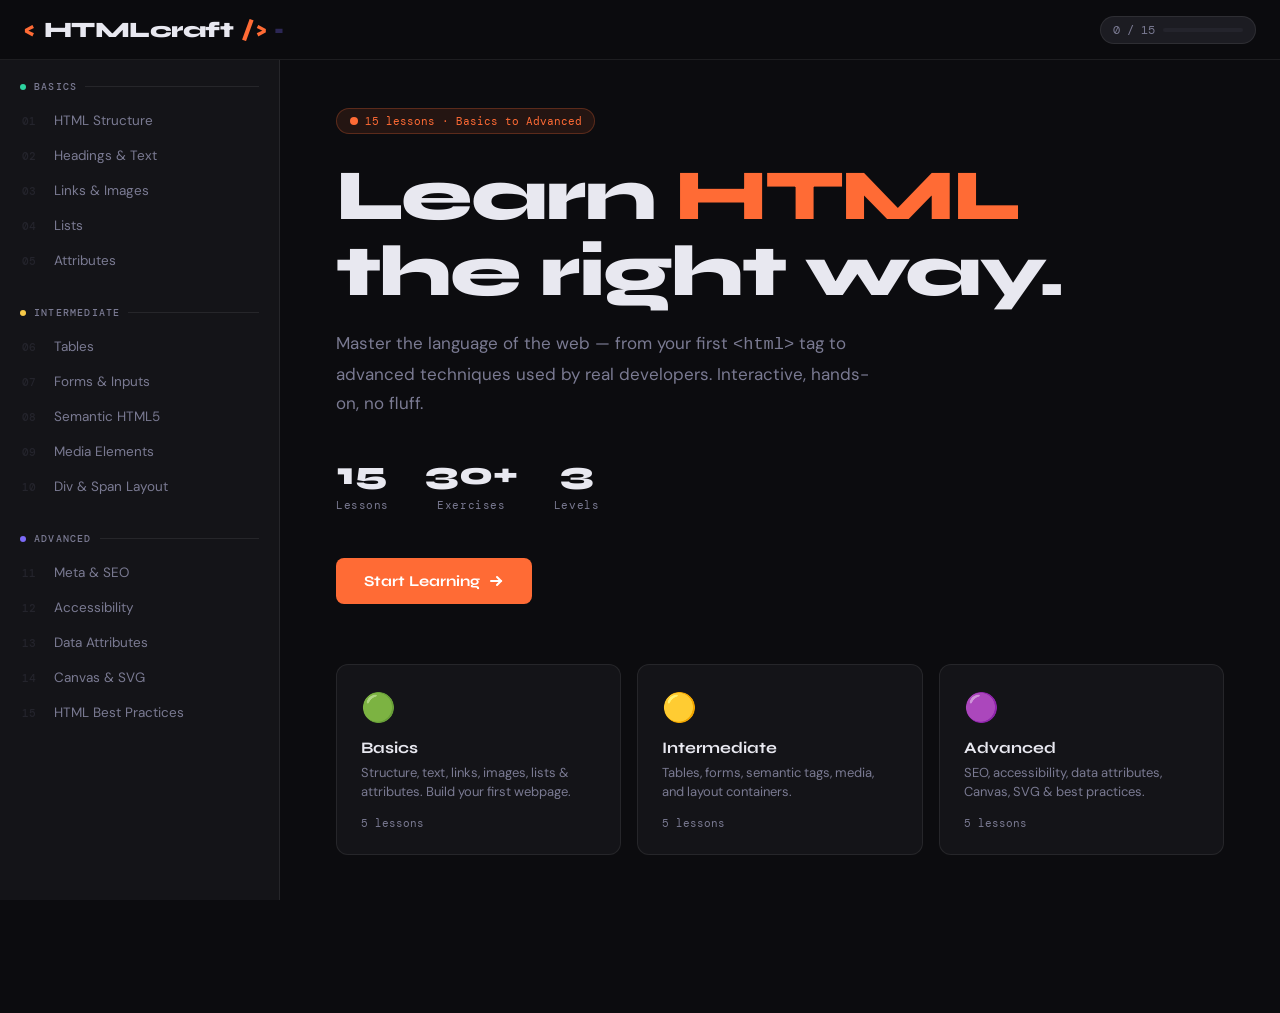
<file: index.html>
<!DOCTYPE html>
<html lang="en">
<head>
<meta charset="UTF-8">
<meta name="viewport" content="width=device-width, initial-scale=1.0">
<title>HTMLcraft — Learn HTML from Zero to Hero</title>
<link href="https://fonts.googleapis.com/css2?family=DM+Mono:ital,wght@0,300;0,400;0,500;1,300&family=Syne:wght@400;500;600;700;800&family=DM+Sans:ital,wght@0,300;0,400;0,500;1,400&display=swap" rel="stylesheet">
<script defer src="https://cdn.vercel-insights.com/v1/script.js"></script>
<style>
:root {
  --bg: #0c0c0f;
  --surface: #141418;
  --surface2: #1c1c22;
  --surface3: #24242c;
  --border: rgba(255,255,255,0.08);
  --border2: rgba(255,255,255,0.14);
  --text: #e8e8f0;
  --muted: #7a7a92;
  --accent: #ff6b35;
  --accent2: #7c6af7;
  --accent3: #2dd4a0;
  --warn: #f7c948;
  --font-head: 'Syne', sans-serif;
  --font-body: 'DM Sans', sans-serif;
  --font-mono: 'DM Mono', monospace;
  --sidebar-w: 280px;
  --topbar-h: 60px;
}

*, *::before, *::after { box-sizing: border-box; margin: 0; padding: 0; }

html { scroll-behavior: smooth; }

body {
  font-family: var(--font-body);
  background: var(--bg);
  color: var(--text);
  min-height: 100vh;
  overflow-x: hidden;
}

/* ── TOPBAR ── */
.topbar {
  position: fixed; top: 0; left: 0; right: 0; z-index: 100;
  height: var(--topbar-h);
  background: rgba(12,12,15,0.9);
  backdrop-filter: blur(16px);
  border-bottom: 1px solid var(--border);
  display: flex; align-items: center; padding: 0 24px;
  gap: 20px;
}
.logo {
  font-family: var(--font-head);
  font-size: 22px;
  font-weight: 800;
  letter-spacing: -0.5px;
  display: flex; align-items: center; gap: 8px;
}
.logo-bracket { color: var(--accent); }
.logo-text { color: var(--text); }
.logo-dot { color: var(--accent2); font-size: 28px; line-height: 1; }
.topbar-right { margin-left: auto; display: flex; align-items: center; gap: 16px; }
.progress-pill {
  font-family: var(--font-mono); font-size: 12px;
  color: var(--muted);
  background: var(--surface2);
  border: 1px solid var(--border);
  padding: 5px 12px;
  border-radius: 20px;
  display: flex; align-items: center; gap: 8px;
}
.progress-bar-wrap { width: 80px; height: 4px; background: var(--surface3); border-radius: 2px; overflow: hidden; }
.progress-bar-fill { height: 100%; background: linear-gradient(90deg, var(--accent2), var(--accent3)); border-radius: 2px; transition: width 0.4s ease; }
.hamburger { display: none; background: none; border: none; color: var(--text); cursor: pointer; padding: 6px; }

/* ── LAYOUT ── */
.layout {
  display: flex;
  padding-top: var(--topbar-h);
  min-height: 100vh;
}

/* ── SIDEBAR ── */
.sidebar {
  position: fixed;
  top: var(--topbar-h);
  left: 0;
  width: var(--sidebar-w);
  height: calc(100vh - var(--topbar-h));
  background: var(--surface);
  border-right: 1px solid var(--border);
  overflow-y: auto;
  z-index: 50;
  transition: transform 0.3s ease;
}
.sidebar::-webkit-scrollbar { width: 4px; }
.sidebar::-webkit-scrollbar-track { background: transparent; }
.sidebar::-webkit-scrollbar-thumb { background: var(--surface3); border-radius: 2px; }

.sidebar-section { padding: 20px 0 8px; }
.sidebar-label {
  font-family: var(--font-mono);
  font-size: 10px;
  font-weight: 500;
  letter-spacing: 0.12em;
  text-transform: uppercase;
  color: var(--muted);
  padding: 0 20px 10px;
  display: flex; align-items: center; gap: 8px;
}
.sidebar-label::after {
  content: '';
  flex: 1;
  height: 1px;
  background: var(--border);
}
.level-dot {
  width: 6px; height: 6px; border-radius: 50%; flex-shrink: 0;
}
.level-basics .level-dot { background: var(--accent3); }
.level-intermediate .level-dot { background: var(--warn); }
.level-advanced .level-dot { background: var(--accent2); }

.nav-item {
  display: flex; align-items: center; gap: 10px;
  padding: 9px 20px;
  cursor: pointer;
  font-size: 13.5px;
  color: var(--muted);
  transition: all 0.15s;
  border-left: 2px solid transparent;
  user-select: none;
}
.nav-item:hover { color: var(--text); background: var(--surface2); }
.nav-item.active { color: var(--text); border-left-color: var(--accent); background: rgba(255,107,53,0.06); }
.nav-item.done .nav-num { color: var(--accent3); }
.nav-num {
  font-family: var(--font-mono);
  font-size: 11px;
  color: var(--surface3);
  min-width: 22px;
  font-weight: 500;
}
.nav-check { margin-left: auto; color: var(--accent3); font-size: 12px; opacity: 0; transition: opacity 0.2s; }
.nav-item.done .nav-check { opacity: 1; }

/* ── MAIN ── */
.main {
  margin-left: var(--sidebar-w);
  flex: 1;
  padding: 48px 56px 80px;
  max-width: calc(100% - var(--sidebar-w));
}

/* ── HERO ── */
.hero {
  display: none;
  padding: 60px 0 80px;
  animation: fadeUp 0.5s ease;
}
.hero.visible { display: block; }
.hero-badge {
  display: inline-flex; align-items: center; gap: 6px;
  font-family: var(--font-mono); font-size: 11px;
  color: var(--accent);
  background: rgba(255,107,53,0.1);
  border: 1px solid rgba(255,107,53,0.25);
  border-radius: 20px;
  padding: 5px 12px;
  margin-bottom: 24px;
}
.hero h1 {
  font-family: var(--font-head);
  font-size: clamp(40px, 6vw, 72px);
  font-weight: 800;
  line-height: 1.05;
  letter-spacing: -2px;
  margin-bottom: 20px;
}
.hero h1 span { color: var(--accent); }
.hero p {
  font-size: 17px;
  color: var(--muted);
  line-height: 1.7;
  max-width: 540px;
  margin-bottom: 36px;
}
.hero-stats {
  display: flex; gap: 36px; margin-bottom: 44px;
}
.stat { text-align: center; }
.stat-num {
  font-family: var(--font-head);
  font-size: 32px;
  font-weight: 800;
  color: var(--text);
  display: block;
}
.stat-label {
  font-family: var(--font-mono);
  font-size: 11px;
  color: var(--muted);
  letter-spacing: 0.05em;
}
.start-btn {
  display: inline-flex; align-items: center; gap: 8px;
  background: var(--accent);
  color: white;
  font-family: var(--font-head);
  font-weight: 700;
  font-size: 15px;
  padding: 14px 28px;
  border-radius: 8px;
  border: none;
  cursor: pointer;
  transition: all 0.2s;
  text-decoration: none;
}
.start-btn:hover { background: #ff8555; transform: translateY(-1px); }
.start-btn svg { transition: transform 0.2s; }
.start-btn:hover svg { transform: translateX(3px); }

.path-cards {
  display: grid;
  grid-template-columns: repeat(3, 1fr);
  gap: 16px;
  margin-top: 60px;
}
.path-card {
  background: var(--surface);
  border: 1px solid var(--border);
  border-radius: 12px;
  padding: 24px;
  transition: border-color 0.2s, transform 0.2s;
  cursor: pointer;
}
.path-card:hover { border-color: var(--border2); transform: translateY(-2px); }
.path-icon { font-size: 28px; margin-bottom: 12px; }
.path-title { font-family: var(--font-head); font-size: 16px; font-weight: 700; margin-bottom: 6px; }
.path-desc { font-size: 13px; color: var(--muted); line-height: 1.5; }
.path-count { font-family: var(--font-mono); font-size: 11px; color: var(--muted); margin-top: 14px; }

/* ── LESSON VIEW ── */
.lesson-view { display: none; animation: fadeUp 0.4s ease; }
.lesson-view.visible { display: block; }

.lesson-header { margin-bottom: 36px; }
.lesson-meta {
  display: flex; align-items: center; gap: 10px; margin-bottom: 14px;
}
.level-badge {
  font-family: var(--font-mono); font-size: 11px;
  padding: 4px 10px; border-radius: 20px;
  letter-spacing: 0.05em;
}
.badge-basics { background: rgba(45,212,160,0.12); color: var(--accent3); border: 1px solid rgba(45,212,160,0.2); }
.badge-intermediate { background: rgba(247,201,72,0.12); color: var(--warn); border: 1px solid rgba(247,201,72,0.2); }
.badge-advanced { background: rgba(124,106,247,0.12); color: var(--accent2); border: 1px solid rgba(124,106,247,0.2); }
.lesson-num-tag {
  font-family: var(--font-mono); font-size: 11px;
  color: var(--muted);
}
.lesson-title {
  font-family: var(--font-head);
  font-size: clamp(28px, 4vw, 44px);
  font-weight: 800;
  letter-spacing: -1px;
  line-height: 1.1;
  margin-bottom: 14px;
}
.lesson-intro {
  font-size: 16px;
  color: var(--muted);
  line-height: 1.75;
  max-width: 620px;
  border-left: 3px solid var(--accent);
  padding-left: 16px;
}

/* ── CONTENT BLOCKS ── */
.section-block { margin: 36px 0; }
.section-block h2 {
  font-family: var(--font-head);
  font-size: 20px;
  font-weight: 700;
  margin-bottom: 14px;
  display: flex; align-items: center; gap: 10px;
}
.section-block h2::before {
  content: '';
  display: inline-block;
  width: 4px; height: 18px;
  background: var(--accent2);
  border-radius: 2px;
}
.section-block p {
  font-size: 15px;
  color: #b8b8cc;
  line-height: 1.8;
  margin-bottom: 12px;
}
.section-block strong { color: var(--text); font-weight: 500; }
.section-block code {
  font-family: var(--font-mono);
  font-size: 13px;
  background: var(--surface2);
  border: 1px solid var(--border);
  border-radius: 4px;
  padding: 2px 6px;
  color: var(--accent);
}

/* ── CONCEPT GRID ── */
.concept-grid {
  display: grid;
  grid-template-columns: repeat(auto-fit, minmax(200px, 1fr));
  gap: 12px;
  margin: 16px 0;
}
.concept-card {
  background: var(--surface2);
  border: 1px solid var(--border);
  border-radius: 10px;
  padding: 16px;
}
.concept-card h4 {
  font-family: var(--font-mono);
  font-size: 13px;
  color: var(--accent);
  margin-bottom: 6px;
}
.concept-card p {
  font-size: 13px;
  color: var(--muted);
  line-height: 1.5;
  margin: 0;
}

/* ── CODE EDITOR ── */
.editor-block {
  margin: 28px 0;
  border: 1px solid var(--border);
  border-radius: 12px;
  overflow: hidden;
  background: var(--surface);
}
.editor-topbar {
  display: flex; align-items: center; gap: 10px;
  padding: 12px 16px;
  background: var(--surface2);
  border-bottom: 1px solid var(--border);
}
.editor-dots { display: flex; gap: 6px; }
.editor-dot { width: 10px; height: 10px; border-radius: 50%; }
.dot-r { background: #ff5f57; }
.dot-y { background: #ffbd2e; }
.dot-g { background: #28c840; }
.editor-label {
  font-family: var(--font-mono); font-size: 11px;
  color: var(--muted); flex: 1; text-align: center;
}
.run-code-btn {
  display: flex; align-items: center; gap: 5px;
  font-family: var(--font-mono); font-size: 11px;
  color: var(--accent3);
  background: rgba(45,212,160,0.1);
  border: 1px solid rgba(45,212,160,0.2);
  border-radius: 5px;
  padding: 4px 10px;
  cursor: pointer;
  transition: all 0.15s;
}
.run-code-btn:hover { background: rgba(45,212,160,0.18); }
.editor-body {
  display: grid;
  grid-template-columns: 1fr 1fr;
}
.editor-pane {
  position: relative;
}
.editor-pane:first-child {
  border-right: 1px solid var(--border);
}
.pane-label {
  font-family: var(--font-mono); font-size: 10px;
  color: var(--muted); letter-spacing: 0.08em;
  padding: 8px 14px 4px;
  background: var(--surface);
}
.code-area {
  width: 100%;
  min-height: 180px;
  font-family: var(--font-mono);
  font-size: 13px;
  line-height: 1.65;
  color: var(--text);
  background: var(--surface);
  border: none;
  padding: 12px 14px 14px;
  resize: vertical;
  outline: none;
  tab-size: 2;
}
.preview-frame {
  width: 100%;
  min-height: 180px;
  border: none;
  background: white;
}

/* ── TIPS ── */
.tip-block {
  display: flex; gap: 14px;
  background: rgba(124,106,247,0.07);
  border: 1px solid rgba(124,106,247,0.18);
  border-radius: 10px;
  padding: 16px 20px;
  margin: 20px 0;
}
.tip-icon { font-size: 18px; flex-shrink: 0; margin-top: 1px; }
.tip-block p { color: #a0a0c0; font-size: 14px; margin: 0; line-height: 1.6; }
.tip-block strong { color: var(--accent2); }

.warn-block {
  display: flex; gap: 14px;
  background: rgba(247,201,72,0.06);
  border: 1px solid rgba(247,201,72,0.18);
  border-radius: 10px;
  padding: 16px 20px;
  margin: 20px 0;
}
.warn-block p { color: #b8a870; font-size: 14px; margin: 0; line-height: 1.6; }

/* ── TAG REFERENCE ── */
.tag-table {
  width: 100%;
  border-collapse: collapse;
  font-size: 13.5px;
  margin: 16px 0;
}
.tag-table th {
  font-family: var(--font-mono);
  font-size: 11px;
  color: var(--muted);
  text-align: left;
  padding: 8px 14px;
  background: var(--surface2);
  border-bottom: 1px solid var(--border);
  letter-spacing: 0.06em;
}
.tag-table td {
  padding: 10px 14px;
  border-bottom: 1px solid var(--border);
  color: var(--muted);
  vertical-align: top;
}
.tag-table tr:last-child td { border-bottom: none; }
.tag-table tr:hover td { background: var(--surface2); }
.tag-table td:first-child {
  font-family: var(--font-mono);
  font-size: 13px;
  color: var(--accent);
  white-space: nowrap;
}
.tag-table td:last-child { color: #8888aa; font-size: 13px; }

/* ── LESSON NAV ── */
.lesson-nav {
  display: flex;
  align-items: center;
  justify-content: space-between;
  margin-top: 52px;
  padding-top: 28px;
  border-top: 1px solid var(--border);
}
.nav-btn {
  display: flex; align-items: center; gap: 8px;
  font-family: var(--font-head);
  font-size: 14px;
  font-weight: 600;
  color: var(--muted);
  background: var(--surface);
  border: 1px solid var(--border);
  border-radius: 8px;
  padding: 10px 18px;
  cursor: pointer;
  transition: all 0.2s;
  text-decoration: none;
}
.nav-btn:hover { color: var(--text); border-color: var(--border2); }
.nav-btn.primary {
  background: var(--accent);
  border-color: var(--accent);
  color: white;
}
.nav-btn.primary:hover { background: #ff8555; border-color: #ff8555; color: white; }
.mark-done-btn {
  display: flex; align-items: center; gap: 6px;
  font-family: var(--font-mono); font-size: 12px;
  color: var(--accent3);
  background: rgba(45,212,160,0.08);
  border: 1px solid rgba(45,212,160,0.2);
  border-radius: 6px;
  padding: 8px 14px;
  cursor: pointer;
  transition: all 0.2s;
}
.mark-done-btn:hover { background: rgba(45,212,160,0.14); }
.mark-done-btn.done { color: var(--muted); background: transparent; border-color: var(--border); }

/* ── ANIMATIONS ── */
@keyframes fadeUp {
  from { opacity: 0; transform: translateY(12px); }
  to { opacity: 1; transform: translateY(0); }
}

/* ── EDITOR TAB SWITCHER (mobile only) ── */
.editor-tabs {
  display: none;
  border-bottom: 1px solid var(--border);
  background: var(--surface2);
}
.editor-tab {
  flex: 1;
  padding: 9px 12px;
  font-family: var(--font-mono);
  font-size: 11px;
  color: var(--muted);
  background: none;
  border: none;
  cursor: pointer;
  letter-spacing: 0.06em;
  transition: all 0.15s;
  border-bottom: 2px solid transparent;
}
.editor-tab.active { color: var(--accent); border-bottom-color: var(--accent); }

/* ── QUIZ BLOCK ── */
.quiz-block {
  background: var(--surface);
  border: 1px solid var(--border);
  border-radius: 12px;
  padding: 24px;
  margin: 28px 0;
}
.quiz-block h3 {
  font-family: var(--font-head);
  font-size: 16px;
  font-weight: 700;
  margin-bottom: 14px;
  display: flex; align-items: center; gap: 8px;
}
.quiz-q {
  font-size: 14px;
  color: var(--muted);
  margin-bottom: 14px;
  line-height: 1.6;
}
.quiz-options { display: flex; flex-direction: column; gap: 8px; }
.quiz-opt {
  display: flex; align-items: center; gap: 10px;
  padding: 10px 14px;
  background: var(--surface2);
  border: 1px solid var(--border);
  border-radius: 7px;
  cursor: pointer;
  font-size: 13.5px;
  color: var(--muted);
  transition: all 0.15s;
  font-family: var(--font-mono);
}
.quiz-opt:hover { border-color: var(--border2); color: var(--text); }
.quiz-opt.correct { border-color: var(--accent3); background: rgba(45,212,160,0.1); color: var(--accent3); }
.quiz-opt.wrong { border-color: #ff5555; background: rgba(255,85,85,0.08); color: #ff5555; }
.quiz-feedback {
  margin-top: 12px;
  font-size: 13px;
  color: var(--muted);
  font-family: var(--font-mono);
  display: none;
}
.quiz-feedback.show { display: block; }

/* ── SIDEBAR OVERLAY (mobile) ── */
.sidebar-overlay {
  display: none;
  position: fixed; inset: 0; z-index: 49;
  background: rgba(0,0,0,0.55);
  backdrop-filter: blur(2px);
  opacity: 0;
  transition: opacity 0.3s ease;
}
.sidebar-overlay.visible { opacity: 1; }

/* ── TABLET (≤1024px) ── */
@media (max-width: 1024px) {
  :root { --sidebar-w: 240px; }
  .main { padding: 40px 36px 72px; }
  .path-cards { grid-template-columns: repeat(2, 1fr); }
  .hero h1 { font-size: 48px; }
}

/* ── TABLET/MOBILE (≤900px) — sidebar becomes drawer ── */
@media (max-width: 900px) {
  .sidebar {
    transform: translateX(-100%);
    width: 280px;
    z-index: 200;
    box-shadow: 4px 0 32px rgba(0,0,0,0.4);
  }
  .sidebar.open { transform: translateX(0); }
  .sidebar-overlay { display: block; }
  .main { margin-left: 0; max-width: 100%; padding: 32px 24px 72px; }
  .hamburger { display: flex; }

  /* Hero */
  .hero { padding: 40px 0 56px; }
  .hero h1 { font-size: 40px; letter-spacing: -1.5px; }
  .hero p { font-size: 15px; }
  .hero-stats { gap: 24px; flex-wrap: wrap; }
  .stat-num { font-size: 26px; }
  .path-cards { grid-template-columns: 1fr; gap: 12px; margin-top: 40px; }

  /* Lesson */
  .lesson-title { font-size: 30px; letter-spacing: -0.8px; }
  .lesson-intro { font-size: 15px; }
  .concept-grid { grid-template-columns: repeat(2, 1fr); }

  /* Editor: stacked with tab switcher */
  .editor-body { grid-template-columns: 1fr; }
  .editor-pane { display: none; }
  .editor-pane.active-pane { display: block; }
  .editor-pane:first-child { border-right: none; border-bottom: 1px solid var(--border); }
  .editor-tabs { display: flex !important; }

  /* Tag table: horizontal scroll */
  .tag-table-wrap { overflow-x: auto; -webkit-overflow-scrolling: touch; }
  .tag-table { min-width: 480px; }

  /* Lesson nav */
  .lesson-nav { flex-wrap: wrap; gap: 10px; }
  .lesson-nav .mark-done-btn { order: 3; width: 100%; justify-content: center; }

  /* Progress pill: hide bar label on small */
  .progress-bar-wrap { display: none; }
}

/* ── MOBILE (≤600px) ── */
@media (max-width: 600px) {
  :root { --topbar-h: 54px; }

  /* Topbar */
  .topbar { padding: 0 14px; gap: 10px; }
  .logo { font-size: 17px; }
  .logo-dot { display: none; }
  .progress-pill { font-size: 11px; padding: 4px 10px; }

  /* Main */
  .main { padding: 24px 16px 64px; }

  /* Hero */
  .hero { padding: 28px 0 44px; }
  .hero-badge { font-size: 10px; padding: 4px 10px; }
  .hero h1 { font-size: 32px; letter-spacing: -1px; margin-bottom: 14px; }
  .hero p { font-size: 14px; margin-bottom: 24px; }
  .hero-stats { gap: 20px; }
  .stat-num { font-size: 22px; }
  .stat-label { font-size: 10px; }
  .start-btn { font-size: 14px; padding: 12px 22px; width: 100%; justify-content: center; }

  /* Lesson */
  .lesson-meta { flex-wrap: wrap; gap: 6px; }
  .lesson-title { font-size: 26px; }
  .lesson-intro { font-size: 14px; }
  .lesson-header { margin-bottom: 24px; }

  /* Content blocks */
  .section-block { margin: 24px 0; }
  .section-block h2 { font-size: 17px; }
  .section-block p { font-size: 14px; }
  .concept-grid { grid-template-columns: 1fr; gap: 8px; }
  .concept-card { padding: 12px; }
  .concept-card h4 { font-size: 12px; }
  .concept-card p { font-size: 12px; }

  /* Tip/warn blocks */
  .tip-block, .warn-block { padding: 12px 14px; gap: 10px; }
  .tip-block p, .warn-block p { font-size: 13px; }

  /* Editor */
  .editor-topbar { padding: 10px 12px; }
  .editor-label { display: none; }
  .code-area { font-size: 12px; min-height: 200px; padding: 10px 12px; }
  .preview-frame { min-height: 200px; }

  /* Quiz */
  .quiz-block { padding: 18px 16px; }
  .quiz-block h3 { font-size: 14px; }
  .quiz-q { font-size: 13px; }
  .quiz-opt { font-size: 12px; padding: 9px 12px; }

  /* Lesson nav */
  .nav-btn { font-size: 13px; padding: 9px 14px; }
  .lesson-nav { margin-top: 36px; gap: 8px; }

  /* Tables */
  .tag-table th, .tag-table td { padding: 7px 10px; font-size: 12px; }

  /* Path cards */
  .path-card { padding: 18px; }
  .path-icon { font-size: 22px; }
  .path-title { font-size: 15px; }
}

/* ── SMALL PHONES (≤380px) ── */
@media (max-width: 380px) {
  .hero h1 { font-size: 28px; }
  .lesson-title { font-size: 22px; }
  .logo-text { display: none; }
  .logo::after { content: 'craft'; color: var(--text); font-family: var(--font-head); font-weight: 800; }
  .hero-stats { justify-content: space-between; width: 100%; }
  .stat { flex: 1; text-align: center; }
  .nav-btn { padding: 8px 10px; font-size: 12px; }
}
</style>
</head>
<body>

<!-- TOPBAR -->
<header class="topbar">
  <button class="hamburger" onclick="toggleSidebar()" aria-label="Toggle menu">
    <svg width="20" height="20" viewBox="0 0 20 20" fill="none" stroke="currentColor" stroke-width="1.8" stroke-linecap="round">
      <line x1="3" y1="6" x2="17" y2="6"/><line x1="3" y1="10" x2="17" y2="10"/><line x1="3" y1="14" x2="17" y2="14"/>
    </svg>
  </button>
  <div class="logo">
    <span class="logo-bracket">&lt;</span><span class="logo-text">HTMLcraft</span><span class="logo-bracket">/&gt;</span>
    <span class="logo-dot" style="opacity:0.3">·</span>
  </div>
  <div class="topbar-right">
    <div class="progress-pill">
      <span id="progress-text">0 / 15</span>
      <div class="progress-bar-wrap">
        <div class="progress-bar-fill" id="progress-bar" style="width:0%"></div>
      </div>
    </div>
  </div>
</header>

<!-- SIDEBAR OVERLAY -->
<div class="sidebar-overlay" id="sidebar-overlay" onclick="closeSidebar()"></div>

<!-- SIDEBAR -->
<aside class="sidebar" id="sidebar">
  <div class="sidebar-section">
    <div class="sidebar-label level-basics"><span class="level-dot"></span>Basics</div>
    <div class="nav-item" onclick="openLesson(0)" id="nav-0"><span class="nav-num">01</span>HTML Structure<span class="nav-check">✓</span></div>
    <div class="nav-item" onclick="openLesson(1)" id="nav-1"><span class="nav-num">02</span>Headings & Text<span class="nav-check">✓</span></div>
    <div class="nav-item" onclick="openLesson(2)" id="nav-2"><span class="nav-num">03</span>Links & Images<span class="nav-check">✓</span></div>
    <div class="nav-item" onclick="openLesson(3)" id="nav-3"><span class="nav-num">04</span>Lists<span class="nav-check">✓</span></div>
    <div class="nav-item" onclick="openLesson(4)" id="nav-4"><span class="nav-num">05</span>Attributes<span class="nav-check">✓</span></div>
  </div>
  <div class="sidebar-section">
    <div class="sidebar-label level-intermediate"><span class="level-dot"></span>Intermediate</div>
    <div class="nav-item" onclick="openLesson(5)" id="nav-5"><span class="nav-num">06</span>Tables<span class="nav-check">✓</span></div>
    <div class="nav-item" onclick="openLesson(6)" id="nav-6"><span class="nav-num">07</span>Forms & Inputs<span class="nav-check">✓</span></div>
    <div class="nav-item" onclick="openLesson(7)" id="nav-7"><span class="nav-num">08</span>Semantic HTML5<span class="nav-check">✓</span></div>
    <div class="nav-item" onclick="openLesson(8)" id="nav-8"><span class="nav-num">09</span>Media Elements<span class="nav-check">✓</span></div>
    <div class="nav-item" onclick="openLesson(9)" id="nav-9"><span class="nav-num">10</span>Div & Span Layout<span class="nav-check">✓</span></div>
  </div>
  <div class="sidebar-section">
    <div class="sidebar-label level-advanced"><span class="level-dot"></span>Advanced</div>
    <div class="nav-item" onclick="openLesson(10)" id="nav-10"><span class="nav-num">11</span>Meta & SEO<span class="nav-check">✓</span></div>
    <div class="nav-item" onclick="openLesson(11)" id="nav-11"><span class="nav-num">12</span>Accessibility<span class="nav-check">✓</span></div>
    <div class="nav-item" onclick="openLesson(12)" id="nav-12"><span class="nav-num">13</span>Data Attributes<span class="nav-check">✓</span></div>
    <div class="nav-item" onclick="openLesson(13)" id="nav-13"><span class="nav-num">14</span>Canvas & SVG<span class="nav-check">✓</span></div>
    <div class="nav-item" onclick="openLesson(14)" id="nav-14"><span class="nav-num">15</span>HTML Best Practices<span class="nav-check">✓</span></div>
  </div>
  <div style="height: 40px;"></div>
</aside>

<!-- MAIN -->
<main class="main">

  <!-- HERO -->
  <section class="hero visible" id="hero">
    <div class="hero-badge">
      <svg width="10" height="10" viewBox="0 0 10 10"><circle cx="5" cy="5" r="4" fill="currentColor"/></svg>
      15 lessons · Basics to Advanced
    </div>
    <h1>Learn <span>HTML</span><br>the right way.</h1>
    <p>Master the language of the web — from your first <code>&lt;html&gt;</code> tag to advanced techniques used by real developers. Interactive, hands-on, no fluff.</p>
    <div class="hero-stats">
      <div class="stat"><span class="stat-num">15</span><span class="stat-label">Lessons</span></div>
      <div class="stat"><span class="stat-num">30+</span><span class="stat-label">Exercises</span></div>
      <div class="stat"><span class="stat-num">3</span><span class="stat-label">Levels</span></div>
    </div>
    <button class="start-btn" onclick="openLesson(0)">
      Start Learning
      <svg width="16" height="16" viewBox="0 0 16 16" fill="none" stroke="currentColor" stroke-width="2" stroke-linecap="round"><line x1="3" y1="8" x2="13" y2="8"/><polyline points="9,4 13,8 9,12"/></svg>
    </button>
    <div class="path-cards">
      <div class="path-card" onclick="openLesson(0)">
        <div class="path-icon">🟢</div>
        <div class="path-title">Basics</div>
        <div class="path-desc">Structure, text, links, images, lists & attributes. Build your first webpage.</div>
        <div class="path-count">5 lessons</div>
      </div>
      <div class="path-card" onclick="openLesson(5)">
        <div class="path-icon">🟡</div>
        <div class="path-title">Intermediate</div>
        <div class="path-desc">Tables, forms, semantic tags, media, and layout containers.</div>
        <div class="path-count">5 lessons</div>
      </div>
      <div class="path-card" onclick="openLesson(10)">
        <div class="path-icon">🟣</div>
        <div class="path-title">Advanced</div>
        <div class="path-desc">SEO, accessibility, data attributes, Canvas, SVG & best practices.</div>
        <div class="path-count">5 lessons</div>
      </div>
    </div>
  </section>

  <!-- LESSON VIEW CONTAINER -->
  <div id="lesson-view" class="lesson-view"></div>

</main>

<script>
const lessons = [
// ── 0 ──────────────────────────────────────────────────────────────────────
{
  title: "HTML Structure & DOCTYPE",
  level: "basics",
  intro: "Every HTML page shares the same skeleton. Understanding this structure is the first step to building anything on the web.",
  content: `
    <div class="section-block">
      <h2>The HTML Skeleton</h2>
      <p>Every webpage is made of HTML — <strong>HyperText Markup Language</strong>. Think of it as the bones of a webpage. CSS adds the skin, and JavaScript adds movement.</p>
      <p>All HTML documents share the same foundational structure:</p>
    </div>
    <div class="concept-grid">
      <div class="concept-card"><h4>&lt;!DOCTYPE html&gt;</h4><p>Tells the browser this is a modern HTML5 document. Always the very first line.</p></div>
      <div class="concept-card"><h4>&lt;html&gt;</h4><p>Root element. Everything else lives inside this. Add lang="en" for accessibility.</p></div>
      <div class="concept-card"><h4>&lt;head&gt;</h4><p>Metadata container. Not visible on page — holds title, charset, CSS links, etc.</p></div>
      <div class="concept-card"><h4>&lt;body&gt;</h4><p>Everything visible on the webpage goes here — text, images, buttons, all of it.</p></div>
    </div>
    <div class="tip-block">
      <div class="tip-icon">💡</div>
      <p><strong>Tags vs Elements:</strong> A <em>tag</em> is the syntax (<code>&lt;p&gt;</code>). An <em>element</em> is the opening tag + content + closing tag together. Most elements have both — <code>&lt;p&gt;Hello&lt;/p&gt;</code> — but some are <em>self-closing</em>, like <code>&lt;br&gt;</code> and <code>&lt;img&gt;</code>.</p>
    </div>
    <div class="section-block">
      <h2>Try it — Edit the code below</h2>
    </div>`,
  code: `<!DOCTYPE html>
<html lang="en">
  <head>
    <meta charset="UTF-8">
    <meta name="viewport" content="width=device-width">
    <title>My First Page</title>
  </head>
  <body>
    <h1>Hello, World!</h1>
    <p>This is my first webpage.</p>
  </body>
</html>`,
  quiz: { q: "What does the &lt;!DOCTYPE html&gt; declaration do?", opts: ["Styles the page", "Links to CSS", "Tells the browser this is HTML5", "Creates the title"], ans: 2 }
},

// ── 1 ──────────────────────────────────────────────────────────────────────
{
  title: "Headings, Paragraphs & Text",
  level: "basics",
  intro: "Text is the foundation of the web. HTML gives you semantic tags that mean something — not just visual styles.",
  content: `
    <div class="section-block">
      <h2>Heading Levels</h2>
      <p>HTML has <strong>six heading levels</strong>: <code>&lt;h1&gt;</code> through <code>&lt;h6&gt;</code>. Use them hierarchically — one <code>&lt;h1&gt;</code> per page, then <code>&lt;h2&gt;</code> for major sections, <code>&lt;h3&gt;</code> for sub-sections, and so on.</p>
    </div>
    <table class="tag-table">
      <thead><tr><th>Tag</th><th>Purpose</th><th>Example</th></tr></thead>
      <tbody>
        <tr><td>&lt;h1&gt;</td><td>Main page title (only one per page)</td><td>Page or article title</td></tr>
        <tr><td>&lt;h2&gt;</td><td>Section headings</td><td>Chapter titles</td></tr>
        <tr><td>&lt;h3&gt;</td><td>Sub-section headings</td><td>Sub-topics</td></tr>
        <tr><td>&lt;p&gt;</td><td>Paragraph of text</td><td>Body content</td></tr>
        <tr><td>&lt;strong&gt;</td><td>Bold — semantically important</td><td>Critical information</td></tr>
        <tr><td>&lt;em&gt;</td><td>Italic — emphasized text</td><td>Titles, stress emphasis</td></tr>
        <tr><td>&lt;br&gt;</td><td>Line break (self-closing)</td><td>Address lines</td></tr>
        <tr><td>&lt;hr&gt;</td><td>Horizontal divider (self-closing)</td><td>Section separator</td></tr>
      </tbody>
    </table>
    <div class="warn-block">
      <div class="tip-icon">⚠️</div>
      <p><strong>Don't use headings for size.</strong> Use CSS for visual sizing. Headings carry semantic meaning — search engines and screen readers use them to understand your page structure.</p>
    </div>`,
  code: `<h1>Welcome to My Site</h1>
<h2>About Me</h2>
<p>I'm learning <strong>HTML</strong> and
it's <em>really</em> exciting!</p>

<h2>My Skills</h2>
<h3>Web Technologies</h3>
<p>Currently learning HTML basics.</p>

<hr>
<p>Line one.<br>Line two (same paragraph).</p>`,
  quiz: { q: "Which tag makes text bold AND carries semantic meaning (importance)?", opts: ["&lt;b&gt;", "&lt;bold&gt;", "&lt;strong&gt;", "&lt;em&gt;"], ans: 2 }
},

// ── 2 ──────────────────────────────────────────────────────────────────────
{
  title: "Links & Images",
  level: "basics",
  intro: "Links connect the web. Images make it visual. Together they're two of the most used elements in HTML.",
  content: `
    <div class="section-block">
      <h2>Hyperlinks — &lt;a&gt;</h2>
      <p>The <code>&lt;a&gt;</code> tag (anchor) creates links. The <code>href</code> attribute tells the browser <em>where to go</em>.</p>
    </div>
    <div class="concept-grid">
      <div class="concept-card"><h4>External link</h4><p>href="https://..." — full URL including https://</p></div>
      <div class="concept-card"><h4>Internal link</h4><p>href="about.html" — relative path to another page</p></div>
      <div class="concept-card"><h4>Anchor link</h4><p>href="#section" — jumps to an element with that id</p></div>
      <div class="concept-card"><h4>Email link</h4><p>href="mailto:x@y.com" — opens email client</p></div>
    </div>
    <div class="section-block">
      <h2>Images — &lt;img&gt;</h2>
      <p>The <code>&lt;img&gt;</code> tag is self-closing — it has no content or closing tag. Always include <code>alt</code> text for accessibility and when the image fails to load.</p>
    </div>
    <div class="tip-block">
      <div class="tip-icon">♿</div>
      <p><strong>Alt text matters:</strong> Screen readers read <code>alt</code> to describe images to blind users. Write descriptive alt text like <code>alt="A golden retriever playing fetch on the beach"</code>, not just <code>alt="dog"</code>.</p>
    </div>`,
  code: `<!-- Links -->
<a href="https://example.com">Visit Example</a>
<br>
<a href="https://example.com" target="_blank"
   rel="noopener noreferrer">Opens in new tab</a>
<br>
<a href="#bottom">Jump to bottom</a>
<br>
<a href="mailto:hello@example.com">Email me</a>

<br><br>

<!-- Images -->
<img
  src="https://picsum.photos/300/150?random=1"
  alt="A random scenic photo"
  width="300"
  height="150"
>

<div id="bottom" style="margin-top:20px; color:gray;">
  — bottom of page —
</div>`,
  quiz: { q: "What attribute on &lt;img&gt; describes the image to screen readers?", opts: ["title", "src", "alt", "caption"], ans: 2 }
},

// ── 3 ──────────────────────────────────────────────────────────────────────
{
  title: "Lists — Ordered, Unordered & Description",
  level: "basics",
  intro: "HTML has three types of lists, each with a distinct purpose. Pick the right one based on your content, not how you want it to look.",
  content: `
    <div class="section-block">
      <h2>Three List Types</h2>
    </div>
    <div class="concept-grid">
      <div class="concept-card"><h4>&lt;ul&gt;</h4><p>Unordered list — bulleted. Use when order doesn't matter (ingredients, features).</p></div>
      <div class="concept-card"><h4>&lt;ol&gt;</h4><p>Ordered list — numbered. Use when sequence matters (steps, rankings).</p></div>
      <div class="concept-card"><h4>&lt;dl&gt;</h4><p>Description list — term + definition pairs. Glossaries, FAQs.</p></div>
      <div class="concept-card"><h4>&lt;li&gt;</h4><p>List item — used inside &lt;ul&gt; and &lt;ol&gt;.</p></div>
    </div>
    <div class="section-block">
      <h2>Nesting Lists</h2>
      <p>Lists can be nested — put a <code>&lt;ul&gt;</code> or <code>&lt;ol&gt;</code> inside an <code>&lt;li&gt;</code> to create a sub-list. This is great for navigation menus and outlines.</p>
    </div>
    <div class="tip-block">
      <div class="tip-icon">💡</div>
      <p><strong>Semantic choice:</strong> Using <code>&lt;ol&gt;</code> for a recipe's steps is correct — a screen reader user knows step 3 comes after step 2. Using <code>&lt;ul&gt;</code> would imply order doesn't matter.</p>
    </div>`,
  code: `<h3>Unordered (bullets)</h3>
<ul>
  <li>HTML</li>
  <li>CSS
    <ul>
      <li>Flexbox</li>
      <li>Grid</li>
    </ul>
  </li>
  <li>JavaScript</li>
</ul>

<h3>Ordered (numbers)</h3>
<ol>
  <li>Boil water</li>
  <li>Add pasta</li>
  <li>Cook for 10 minutes</li>
  <li>Drain and serve</li>
</ol>

<h3>Description list</h3>
<dl>
  <dt><strong>HTML</strong></dt>
  <dd>Structure of the page</dd>
  <dt><strong>CSS</strong></dt>
  <dd>Visual styling</dd>
</dl>`,
  quiz: { q: "Which list type should you use for a step-by-step recipe?", opts: ["&lt;ul&gt;", "&lt;ol&gt;", "&lt;dl&gt;", "&lt;li&gt;"], ans: 1 }
},

// ── 4 ──────────────────────────────────────────────────────────────────────
{
  title: "Attributes — Customizing Elements",
  level: "basics",
  intro: "Attributes give HTML elements extra information or behavior. They live inside the opening tag and come in name=value pairs.",
  content: `
    <div class="section-block">
      <h2>Attribute Syntax</h2>
      <p>Attributes go inside the opening tag: <code>&lt;tagname attribute="value"&gt;</code>. Some attributes are global (work on any element), others are specific to certain tags.</p>
    </div>
    <table class="tag-table">
      <thead><tr><th>Attribute</th><th>Works on</th><th>Purpose</th></tr></thead>
      <tbody>
        <tr><td>id</td><td>Any element</td><td>Unique identifier on the page</td></tr>
        <tr><td>class</td><td>Any element</td><td>Group elements for CSS/JS targeting</td></tr>
        <tr><td>style</td><td>Any element</td><td>Inline CSS styles (use sparingly)</td></tr>
        <tr><td>title</td><td>Any element</td><td>Tooltip text on hover</td></tr>
        <tr><td>href</td><td>&lt;a&gt;</td><td>Link destination</td></tr>
        <tr><td>src</td><td>&lt;img&gt;, &lt;script&gt;</td><td>Resource URL</td></tr>
        <tr><td>alt</td><td>&lt;img&gt;</td><td>Alt text for image</td></tr>
        <tr><td>type</td><td>&lt;input&gt;, &lt;button&gt;</td><td>Input/button type</td></tr>
        <tr><td>disabled</td><td>Form elements</td><td>Makes element non-interactive (boolean)</td></tr>
        <tr><td>placeholder</td><td>&lt;input&gt;</td><td>Ghost text before input</td></tr>
      </tbody>
    </table>
    <div class="tip-block">
      <div class="tip-icon">💡</div>
      <p><strong>Boolean attributes:</strong> Some attributes like <code>disabled</code>, <code>checked</code>, and <code>required</code> don't need a value — their presence alone means "true". <code>&lt;input disabled&gt;</code> and <code>&lt;input disabled="disabled"&gt;</code> mean the same thing.</p>
    </div>`,
  code: `<!-- id and class -->
<p id="intro" class="highlight">
  This paragraph has an id and class.
</p>

<!-- style attribute (inline CSS) -->
<p style="color: coral; font-weight: bold;">
  Styled with the style attribute.
</p>

<!-- title (hover tooltip) -->
<abbr title="HyperText Markup Language">HTML</abbr>

<!-- Multiple classes -->
<p class="card featured large">
  Has three CSS classes.
</p>

<!-- Boolean attributes -->
<input type="text" placeholder="Type here...">
<br><br>
<input type="text" placeholder="Disabled" disabled>`,
  quiz: { q: "Which attribute creates a unique identifier for an element?", opts: ["class", "name", "id", "ref"], ans: 2 }
},

// ── 5 ──────────────────────────────────────────────────────────────────────
{
  title: "Tables",
  level: "intermediate",
  intro: "HTML tables are for displaying structured, tabular data — think spreadsheets, schedules, and comparison grids.",
  content: `
    <div class="section-block">
      <h2>Table Structure</h2>
      <p>Tables are built with nested elements. The hierarchy is: <code>&lt;table&gt;</code> → <code>&lt;thead&gt;</code>/<code>&lt;tbody&gt;</code>/<code>&lt;tfoot&gt;</code> → <code>&lt;tr&gt;</code> → <code>&lt;th&gt;</code>/<code>&lt;td&gt;</code>.</p>
    </div>
    <div class="concept-grid">
      <div class="concept-card"><h4>&lt;table&gt;</h4><p>The outer wrapper for the whole table.</p></div>
      <div class="concept-card"><h4>&lt;thead&gt;</h4><p>Header section — contains column labels.</p></div>
      <div class="concept-card"><h4>&lt;tbody&gt;</h4><p>Body section — contains the actual data rows.</p></div>
      <div class="concept-card"><h4>&lt;tfoot&gt;</h4><p>Footer section — totals, notes, summaries.</p></div>
      <div class="concept-card"><h4>&lt;tr&gt;</h4><p>Table row — a horizontal line of cells.</p></div>
      <div class="concept-card"><h4>&lt;th&gt;</h4><p>Header cell — bold & centered by default.</p></div>
      <div class="concept-card"><h4>&lt;td&gt;</h4><p>Data cell — regular table content.</p></div>
      <div class="concept-card"><h4>colspan / rowspan</h4><p>Merge cells horizontally or vertically.</p></div>
    </div>
    <div class="warn-block">
      <div class="tip-icon">⚠️</div>
      <p><strong>Don't use tables for layout!</strong> Back in the 1990s, developers used tables to create page layouts. Today, use CSS Flexbox or Grid for layout. Tables are only for tabular data.</p>
    </div>`,
  code: `<table border="1" style="border-collapse:collapse; width:100%">
  <thead>
    <tr style="background:#f0f0f0">
      <th style="padding:8px">Name</th>
      <th style="padding:8px">Role</th>
      <th style="padding:8px">Score</th>
    </tr>
  </thead>
  <tbody>
    <tr>
      <td style="padding:8px">Alice</td>
      <td style="padding:8px">Designer</td>
      <td style="padding:8px">92</td>
    </tr>
    <tr>
      <td style="padding:8px">Bob</td>
      <td style="padding:8px">Developer</td>
      <td style="padding:8px">88</td>
    </tr>
    <tr>
      <td style="padding:8px" colspan="2">Average</td>
      <td style="padding:8px"><strong>90</strong></td>
    </tr>
  </tbody>
</table>`,
  quiz: { q: "Which element should contain column header labels in a table?", opts: ["&lt;td&gt;", "&lt;th&gt;", "&lt;tr&gt;", "&lt;caption&gt;"], ans: 1 }
},

// ── 6 ──────────────────────────────────────────────────────────────────────
{
  title: "Forms & Input Elements",
  level: "intermediate",
  intro: "Forms are how users send data to your server — sign-ups, logins, search boxes, and contact forms all use HTML forms.",
  content: `
    <div class="section-block">
      <h2>The &lt;form&gt; Element</h2>
      <p>The <code>&lt;form&gt;</code> wrapper has two key attributes: <code>action</code> (where to send the data) and <code>method</code> — either <code>GET</code> (data in URL) or <code>POST</code> (data in request body, more private).</p>
    </div>
    <table class="tag-table">
      <thead><tr><th>Input type</th><th>Creates</th></tr></thead>
      <tbody>
        <tr><td>type="text"</td><td>Single-line text box</td></tr>
        <tr><td>type="email"</td><td>Email field (validates @ symbol)</td></tr>
        <tr><td>type="password"</td><td>Hidden text (shows dots)</td></tr>
        <tr><td>type="number"</td><td>Number input with spinners</td></tr>
        <tr><td>type="checkbox"</td><td>Tick box (multiple selections)</td></tr>
        <tr><td>type="radio"</td><td>Radio button (one selection from group)</td></tr>
        <tr><td>type="range"</td><td>Slider</td></tr>
        <tr><td>type="file"</td><td>File picker</td></tr>
        <tr><td>type="date"</td><td>Date picker</td></tr>
        <tr><td>type="submit"</td><td>Submit button</td></tr>
      </tbody>
    </table>
    <div class="tip-block">
      <div class="tip-icon">♿</div>
      <p><strong>Always use &lt;label&gt;.</strong> Link labels to inputs using <code>for="inputId"</code> matching the input's <code>id</code>. This makes clicking the label focus the input, and screen readers announce the label when the input is focused.</p>
    </div>`,
  code: `<form action="#" method="post" style="font-family:sans-serif; max-width:320px">

  <label for="name">Full Name *</label><br>
  <input type="text" id="name" name="name"
    placeholder="e.g. Priya Sharma" required
    style="width:100%;margin:4px 0 14px;padding:8px;"><br>

  <label for="email">Email *</label><br>
  <input type="email" id="email" name="email"
    placeholder="you@example.com" required
    style="width:100%;margin:4px 0 14px;padding:8px;"><br>

  <label for="role">Role</label><br>
  <select id="role" style="width:100%;margin:4px 0 14px;padding:8px;">
    <option>Student</option>
    <option>Developer</option>
    <option>Designer</option>
  </select><br>

  <label>
    <input type="checkbox" name="newsletter">
    Subscribe to newsletter
  </label><br><br>

  <button type="submit"
    style="background:#ff6b35;color:white;padding:10px 20px;border:none;border-radius:5px;cursor:pointer">
    Send →
  </button>
</form>`,
  quiz: { q: "Which form method sends data in the URL (visible in address bar)?", opts: ["POST", "PUT", "GET", "SEND"], ans: 2 }
},

// ── 7 ──────────────────────────────────────────────────────────────────────
{
  title: "Semantic HTML5",
  level: "intermediate",
  intro: "Semantic elements tell the browser — and humans — what each part of the page means. They make your code readable, accessible, and SEO-friendly.",
  content: `
    <div class="section-block">
      <h2>Semantic vs Non-Semantic</h2>
      <p>A <code>&lt;div&gt;</code> means nothing — it's just a container. A <code>&lt;nav&gt;</code> tells everyone "this is navigation." Always prefer semantic elements.</p>
    </div>
    <table class="tag-table">
      <thead><tr><th>Tag</th><th>Meaning</th><th>Typical use</th></tr></thead>
      <tbody>
        <tr><td>&lt;header&gt;</td><td>Page or section header</td><td>Logo, nav, hero</td></tr>
        <tr><td>&lt;nav&gt;</td><td>Navigation links</td><td>Menu, breadcrumbs</td></tr>
        <tr><td>&lt;main&gt;</td><td>Primary content (one per page)</td><td>Article, product, dashboard</td></tr>
        <tr><td>&lt;article&gt;</td><td>Self-contained piece of content</td><td>Blog post, news story</td></tr>
        <tr><td>&lt;section&gt;</td><td>Thematic group of content</td><td>Features, team, contact</td></tr>
        <tr><td>&lt;aside&gt;</td><td>Tangentially related content</td><td>Sidebar, ads, related links</td></tr>
        <tr><td>&lt;footer&gt;</td><td>Page or section footer</td><td>Copyright, links, contact</td></tr>
        <tr><td>&lt;figure&gt;</td><td>Self-contained media</td><td>Image + caption</td></tr>
        <tr><td>&lt;figcaption&gt;</td><td>Caption for figure</td><td>Image description</td></tr>
        <tr><td>&lt;time&gt;</td><td>Date or time</td><td>Published dates, schedules</td></tr>
      </tbody>
    </table>`,
  code: `<header>
  <nav>
    <a href="#">Home</a> |
    <a href="#">About</a> |
    <a href="#">Blog</a>
  </nav>
  <h1>My Website</h1>
</header>

<main>
  <article>
    <h2>My Latest Post</h2>
    <p>Published on
      <time datetime="2025-06-15">June 15, 2025</time>
    </p>
    <p>This is the article content...</p>

    <figure>
      <img src="https://picsum.photos/200/80?random=5"
           alt="Article image">
      <figcaption>An illustrative photo</figcaption>
    </figure>
  </article>

  <aside>
    <h3>Related Links</h3>
    <ul><li><a href="#">Learn CSS</a></li></ul>
  </aside>
</main>

<footer>
  <p>© 2025 My Website. All rights reserved.</p>
</footer>`,
  quiz: { q: "Which semantic element should wrap a standalone blog post?", opts: ["&lt;section&gt;", "&lt;div&gt;", "&lt;article&gt;", "&lt;aside&gt;"], ans: 2 }
},

// ── 8 ──────────────────────────────────────────────────────────────────────
{
  title: "Media — Video, Audio & Embed",
  level: "intermediate",
  intro: "HTML5 brought native media support. No plugins needed — embed video, audio, and external content directly in the browser.",
  content: `
    <div class="section-block">
      <h2>Native Video & Audio</h2>
      <p>The <code>&lt;video&gt;</code> and <code>&lt;audio&gt;</code> elements are HTML5. Both support the <code>controls</code> attribute to show default browser UI, and <code>autoplay</code>, <code>loop</code>, <code>muted</code> as boolean attributes.</p>
    </div>
    <div class="concept-grid">
      <div class="concept-card"><h4>&lt;video&gt;</h4><p>Embeds a video player. Use multiple &lt;source&gt; for format fallbacks.</p></div>
      <div class="concept-card"><h4>&lt;audio&gt;</h4><p>Embeds an audio player. Same structure as video.</p></div>
      <div class="concept-card"><h4>&lt;source&gt;</h4><p>Alternate media sources. Browser picks the first supported format.</p></div>
      <div class="concept-card"><h4>&lt;iframe&gt;</h4><p>Embeds another webpage — YouTube, Google Maps, Figma, etc.</p></div>
      <div class="concept-card"><h4>&lt;picture&gt;</h4><p>Responsive images — show different images at different screen sizes.</p></div>
      <div class="concept-card"><h4>&lt;track&gt;</h4><p>Subtitles/captions for video. Accepts VTT files.</p></div>
    </div>
    <div class="tip-block">
      <div class="tip-icon">💡</div>
      <p><strong>Autoplay & muted:</strong> Browsers block autoplay with audio. If you need autoplay, add <code>muted</code> — then it works. User gesture (click/tap) is required for unmuted autoplay.</p>
    </div>`,
  code: `<!-- Responsive image with srcset -->
<picture>
  <img
    src="https://picsum.photos/300/150"
    alt="Responsive image"
    style="max-width:100%"
  >
</picture>

<br>

<!-- YouTube embed via iframe -->
<iframe
  width="300" height="170"
  src="https://www.youtube.com/embed/dQw4w9WgXcQ"
  title="YouTube video"
  frameborder="0"
  allowfullscreen
></iframe>

<br><br>

<!-- Audio player -->
<audio controls>
  <source
    src="https://www.w3schools.com/html/horse.ogg"
    type="audio/ogg">
  Your browser doesn't support audio.
</audio>`,
  quiz: { q: "What attribute enables the default browser controls on &lt;video&gt; and &lt;audio&gt;?", opts: ["play", "controls", "ui", "toolbar"], ans: 1 }
},

// ── 9 ──────────────────────────────────────────────────────────────────────
{
  title: "Div, Span & Layout Containers",
  level: "intermediate",
  intro: "Div and span are the two generic containers of HTML. They carry no meaning on their own — they exist to be styled and scripted.",
  content: `
    <div class="section-block">
      <h2>Block vs Inline — The Core Difference</h2>
      <p>Every HTML element is either <strong>block-level</strong> or <strong>inline-level</strong> by default.</p>
    </div>
    <div class="concept-grid">
      <div class="concept-card"><h4>&lt;div&gt; — block</h4><p>Takes full width, starts on a new line. Use to group sections, build card layouts, wrappers.</p></div>
      <div class="concept-card"><h4>&lt;span&gt; — inline</h4><p>Sits inside text, no line break. Use to style a word or phrase within a sentence.</p></div>
    </div>
    <div class="section-block">
      <h2>Common Block Elements</h2>
      <p><code>&lt;div&gt;</code>, <code>&lt;p&gt;</code>, <code>&lt;h1&gt;</code>–<code>&lt;h6&gt;</code>, <code>&lt;ul&gt;</code>, <code>&lt;ol&gt;</code>, <code>&lt;li&gt;</code>, <code>&lt;table&gt;</code>, <code>&lt;form&gt;</code>, <code>&lt;header&gt;</code>, <code>&lt;section&gt;</code>, <code>&lt;footer&gt;</code></p>
      <h2>Common Inline Elements</h2>
      <p><code>&lt;span&gt;</code>, <code>&lt;a&gt;</code>, <code>&lt;strong&gt;</code>, <code>&lt;em&gt;</code>, <code>&lt;img&gt;</code>, <code>&lt;input&gt;</code>, <code>&lt;button&gt;</code>, <code>&lt;label&gt;</code></p>
    </div>
    <div class="tip-block">
      <div class="tip-icon">💡</div>
      <p><strong>Prefer semantic elements</strong> over bare divs when they exist. Use <code>&lt;nav&gt;</code> over <code>&lt;div class="nav"&gt;</code>. But when no semantic tag fits, <code>&lt;div&gt;</code> is perfectly fine.</p>
    </div>`,
  code: `<div style="display:flex; gap:12px; flex-wrap:wrap">

  <div style="background:#e6f1fb; padding:16px; border-radius:8px; flex:1; min-width:120px">
    <h3 style="margin:0 0 8px">Card One</h3>
    <p style="margin:0; color:#555; font-size:14px">
      This whole card is a <strong>div</strong>.
    </p>
  </div>

  <div style="background:#eaf3de; padding:16px; border-radius:8px; flex:1; min-width:120px">
    <h3 style="margin:0 0 8px">Card Two</h3>
    <p style="margin:0; color:#555; font-size:14px">
      Another block-level div.
    </p>
  </div>

</div>

<p style="margin-top:16px">
  This sentence has a
  <span style="color:coral; font-weight:bold">highlighted word</span>
  using an inline span — no line break!
</p>`,
  quiz: { q: "Which element is inline by default?", opts: ["&lt;div&gt;", "&lt;p&gt;", "&lt;span&gt;", "&lt;section&gt;"], ans: 2 }
},

// ── 10 ─────────────────────────────────────────────────────────────────────
{
  title: "Meta Tags & SEO",
  level: "advanced",
  intro: "Meta tags live in the <head> and communicate with search engines, social platforms, and browsers — invisible to users, critical for discovery.",
  content: `
    <div class="section-block">
      <h2>Essential Meta Tags</h2>
    </div>
    <table class="tag-table">
      <thead><tr><th>Tag</th><th>Purpose</th></tr></thead>
      <tbody>
        <tr><td>&lt;meta charset="UTF-8"&gt;</td><td>Character encoding — always include, always UTF-8</td></tr>
        <tr><td>&lt;meta name="viewport"&gt;</td><td>Mobile responsiveness — critical</td></tr>
        <tr><td>&lt;meta name="description"&gt;</td><td>Page summary shown in search results (150–160 chars)</td></tr>
        <tr><td>&lt;meta name="robots"&gt;</td><td>Tell search crawlers what to index</td></tr>
        <tr><td>&lt;meta property="og:title"&gt;</td><td>Open Graph — title when shared on Facebook/LinkedIn</td></tr>
        <tr><td>&lt;meta property="og:image"&gt;</td><td>Image shown when page is shared on social media</td></tr>
        <tr><td>&lt;meta name="twitter:card"&gt;</td><td>Twitter card format for shared links</td></tr>
        <tr><td>&lt;link rel="canonical"&gt;</td><td>Tells Google the "official" URL for duplicate pages</td></tr>
        <tr><td>&lt;link rel="icon"&gt;</td><td>Favicon — the browser tab icon</td></tr>
      </tbody>
    </table>
    <div class="tip-block">
      <div class="tip-icon">🔍</div>
      <p><strong>The &lt;title&gt; tag</strong> is the most important SEO element. It appears in browser tabs AND as the clickable blue link in Google results. Keep it under 60 characters and put your keyword first.</p>
    </div>`,
  code: `<!DOCTYPE html>
<html lang="en">
<head>
  <!-- Essential -->
  <meta charset="UTF-8">
  <meta name="viewport"
    content="width=device-width, initial-scale=1.0">
  <title>Learn HTML – HTMLcraft</title>

  <!-- SEO -->
  <meta name="description"
    content="Master HTML from basics to advanced with interactive lessons and live code editors.">
  <meta name="robots" content="index, follow">
  <link rel="canonical"
    href="https://htmlcraft.dev/learn">

  <!-- Open Graph (Social sharing) -->
  <meta property="og:title"
    content="Learn HTML – HTMLcraft">
  <meta property="og:description"
    content="Interactive HTML course for beginners.">
  <meta property="og:image"
    content="https://htmlcraft.dev/og-image.png">
  <meta property="og:url"
    content="https://htmlcraft.dev/learn">

  <!-- Favicon -->
  <link rel="icon" href="/favicon.ico" type="image/x-icon">
</head>
<body>
  <p>View page source to see meta tags!</p>
</body>
</html>`,
  quiz: { q: "Which meta tag controls how your page appears when shared on social media?", opts: ["meta description", "meta viewport", "Open Graph meta tags", "meta charset"], ans: 2 }
},

// ── 11 ─────────────────────────────────────────────────────────────────────
{
  title: "Accessibility (a11y) & ARIA",
  level: "advanced",
  intro: "Accessibility means building websites everyone can use — including people who use screen readers, keyboards, or other assistive technology.",
  content: `
    <div class="section-block">
      <h2>Why Accessibility Matters</h2>
      <p>1 in 7 people worldwide have some form of disability. Accessibility isn't optional — it's the law in many countries, and it makes your site better for everyone.</p>
    </div>
    <div class="concept-grid">
      <div class="concept-card"><h4>Semantic HTML</h4><p>The #1 accessibility tool. Use correct tags and you get most accessibility for free.</p></div>
      <div class="concept-card"><h4>Alt text</h4><p>All images need alt attributes. Decorative images get alt="" (empty, not missing).</p></div>
      <div class="concept-card"><h4>Labels for inputs</h4><p>Every input needs a &lt;label&gt; — always, no exceptions.</p></div>
      <div class="concept-card"><h4>Keyboard navigation</h4><p>All interactive elements must be reachable and usable with Tab + Enter/Space.</p></div>
      <div class="concept-card"><h4>Color contrast</h4><p>Text must have 4.5:1 contrast ratio against its background (WCAG AA).</p></div>
      <div class="concept-card"><h4>ARIA roles</h4><p>Add role and aria-* attributes when semantic HTML isn't enough.</p></div>
    </div>
    <div class="tip-block">
      <div class="tip-icon">💡</div>
      <p><strong>ARIA rule #1:</strong> Don't use ARIA if a native HTML element does the job. <code>&lt;button&gt;</code> is better than <code>&lt;div role="button"&gt;</code>. Native elements have built-in keyboard support and semantics.</p>
    </div>`,
  code: `<!-- Good: semantic button (keyboard accessible) -->
<button type="button" onclick="alert('Clicked!')">
  Click me
</button>

<!-- Skip navigation link (for screen readers) -->
<a href="#main-content"
   style="position:absolute;left:-9999px">
  Skip to main content
</a>

<!-- Accessible image -->
<img
  src="https://picsum.photos/200/60?random=7"
  alt="Team members collaborating around a table">

<!-- Decorative image (no meaning) -->
<img
  src="https://picsum.photos/200/40?random=8"
  alt=""
  aria-hidden="true">

<!-- ARIA live region (announces dynamic changes) -->
<div
  id="main-content"
  role="main"
  aria-live="polite"
  style="margin-top:10px; padding:8px; background:#f0f8f0; border-radius:4px">
  <p>This region announces updates to screen readers.</p>
</div>`,
  quiz: { q: "What attribute value should a purely decorative image have for alt?", opts: ["alt='decorative'", "alt='' (empty)", "no alt attribute", "alt='image'"], ans: 1 }
},

// ── 12 ─────────────────────────────────────────────────────────────────────
{
  title: "Data Attributes",
  level: "advanced",
  intro: "Data attributes let you store custom data in HTML elements — accessible via CSS and JavaScript — without hacks or hidden inputs.",
  content: `
    <div class="section-block">
      <h2>The data-* Attribute</h2>
      <p>Any attribute starting with <code>data-</code> is a valid custom data attribute. You can add as many as you need: <code>data-id</code>, <code>data-price</code>, <code>data-category</code>, etc.</p>
      <p>Access them in JavaScript via <code>element.dataset.id</code>, <code>element.dataset.price</code> (the <code>data-</code> prefix is removed, and hyphens become camelCase).</p>
    </div>
    <div class="concept-grid">
      <div class="concept-card"><h4>Syntax</h4><p>data-anything="value" — "anything" can be any lowercase, hyphenated name.</p></div>
      <div class="concept-card"><h4>CSS access</h4><p>attr(data-*) in content:, and [data-active="true"] in selectors.</p></div>
      <div class="concept-card"><h4>JS access</h4><p>element.dataset.name — no data- prefix, hyphens → camelCase.</p></div>
      <div class="concept-card"><h4>Use cases</h4><p>Product cards with prices/ids, interactive tabs, sortable tables, tooltips.</p></div>
    </div>
    <div class="tip-block">
      <div class="tip-icon">💡</div>
      <p><strong>Don't overuse data attributes for user-visible content</strong> — they're for data your JavaScript needs, not for content users should see. Don't store sensitive data in them; they're fully visible in the DOM.</p>
    </div>`,
  code: `<style>
  [data-tag="sale"]::after {
    content: " 🏷️ SALE";
    color: red;
    font-size: 12px;
  }
  .active-tab { font-weight:bold; border-bottom: 2px solid coral; }
</style>

<!-- Product cards with data attributes -->
<div data-product-id="42" data-price="999" data-tag="sale"
     style="border:1px solid #ddd; padding:12px; margin:8px; border-radius:6px; display:inline-block; cursor:pointer"
     onclick="showInfo(this)">
  🎧 Headphones
</div>

<div data-product-id="17" data-price="1499"
     style="border:1px solid #ddd; padding:12px; margin:8px; border-radius:6px; display:inline-block; cursor:pointer"
     onclick="showInfo(this)">
  💻 Laptop Stand
</div>

<p id="info" style="margin-top:12px; color:#555; font-family:monospace"></p>

<script>
function showInfo(el) {
  const d = el.dataset;
  document.getElementById('info').textContent =
    'ID: ' + d.productId + ' | Price: ₹' + d.price;
}
<\/script>`,
  quiz: { q: "How do you access data-user-id in JavaScript?", opts: ["element.data.userId", "element.dataset.userId", "element.getAttribute('data-user-id')", "Both B and C are correct"], ans: 3 }
},

// ── 13 ─────────────────────────────────────────────────────────────────────
{
  title: "Canvas & SVG",
  level: "advanced",
  intro: "HTML5 Canvas and SVG both create graphics in the browser — but they work very differently. SVG is vector, Canvas is pixel-based.",
  content: `
    <div class="section-block">
      <h2>Canvas vs SVG</h2>
    </div>
    <div class="concept-grid">
      <div class="concept-card"><h4>Canvas</h4><p>Pixel-based. Drawn imperatively via JavaScript. Great for games, data visualizations, image manipulation.</p></div>
      <div class="concept-card"><h4>SVG</h4><p>Vector-based. Declared in HTML. Scales perfectly at any size. Great for icons, logos, charts, illustrations.</p></div>
      <div class="concept-card"><h4>Canvas accessibility</h4><p>Not accessible by default — add fallback content inside the &lt;canvas&gt; tag.</p></div>
      <div class="concept-card"><h4>SVG accessibility</h4><p>Add &lt;title&gt; and &lt;desc&gt; inside SVG. Use role="img" and aria-labelledby.</p></div>
    </div>
    <div class="tip-block">
      <div class="tip-icon">💡</div>
      <p><strong>Which to use?</strong> SVG for logos, icons, UI graphics — anything that needs to scale. Canvas for games, animations with thousands of objects, or real-time data. For charts, libraries like Chart.js use Canvas under the hood.</p>
    </div>`,
  code: `<!-- SVG (inline, scales perfectly) -->
<svg width="200" height="100"
     viewBox="0 0 200 100"
     xmlns="http://www.w3.org/2000/svg"
     aria-label="Simple SVG chart">

  <!-- Background -->
  <rect width="200" height="100" fill="#f8f8f8" rx="6"/>

  <!-- Bars -->
  <rect x="20" y="40" width="30" height="50" fill="#7c6af7"/>
  <rect x="65" y="20" width="30" height="70" fill="#ff6b35"/>
  <rect x="110" y="55" width="30" height="35" fill="#2dd4a0"/>
  <rect x="155" y="30" width="30" height="60" fill="#f7c948"/>

  <!-- Labels -->
  <text x="35" y="98" text-anchor="middle"
    font-size="10" fill="#888">Jan</text>
  <text x="80" y="98" text-anchor="middle"
    font-size="10" fill="#888">Feb</text>
  <text x="125" y="98" text-anchor="middle"
    font-size="10" fill="#888">Mar</text>
  <text x="170" y="98" text-anchor="middle"
    font-size="10" fill="#888">Apr</text>
</svg>

<br><br>

<!-- Canvas (drawn with JavaScript) -->
<canvas id="myCanvas" width="200" height="100"
  style="border:1px solid #ddd; border-radius:6px">
  Canvas not supported.
</canvas>

<script>
const canvas = document.getElementById('myCanvas');
const ctx = canvas.getContext('2d');

// Draw gradient circle
const grad = ctx.createRadialGradient(100,50,10,100,50,50);
grad.addColorStop(0,'#ff6b35');
grad.addColorStop(1,'#7c6af7');
ctx.fillStyle = grad;
ctx.beginPath();
ctx.arc(100, 50, 45, 0, Math.PI * 2);
ctx.fill();

ctx.fillStyle = 'white';
ctx.font = 'bold 14px sans-serif';
ctx.textAlign = 'center';
ctx.fillText('Canvas!', 100, 55);
<\/script>`,
  quiz: { q: "Which technology produces scalable vector graphics embedded directly in HTML?", opts: ["Canvas", "WebGL", "SVG", "JPEG"], ans: 2 }
},

// ── 14 ─────────────────────────────────────────────────────────────────────
{
  title: "HTML Best Practices",
  level: "advanced",
  intro: "Writing HTML that works is easy. Writing HTML that's maintainable, accessible, performant, and professional — that's what separates good developers from great ones.",
  content: `
    <div class="section-block">
      <h2>The Golden Rules</h2>
    </div>
    <div class="concept-grid">
      <div class="concept-card"><h4>✅ Use semantic HTML</h4><p>Always pick the most meaningful tag. Use &lt;button&gt; for buttons, not &lt;div&gt;.</p></div>
      <div class="concept-card"><h4>✅ Validate your HTML</h4><p>Run your code through validator.w3.org to catch errors browsers silently fix.</p></div>
      <div class="concept-card"><h4>✅ Separate concerns</h4><p>HTML = structure. CSS = style. JS = behavior. Don't mix them up.</p></div>
      <div class="concept-card"><h4>✅ Performance matters</h4><p>Load CSS in &lt;head&gt;, JS at end of &lt;body&gt; (or use defer). Optimize images.</p></div>
      <div class="concept-card"><h4>✅ Mobile-first</h4><p>Always include &lt;meta name="viewport"&gt;. Design for small screens first.</p></div>
      <div class="concept-card"><h4>✅ Consistent formatting</h4><p>2-space indentation. Lowercase tags. Quoted attribute values. Clean, predictable code.</p></div>
      <div class="concept-card"><h4>❌ Inline styles</h4><p>Avoid &lt;p style="color:red"&gt; — use CSS classes instead. Hard to maintain.</p></div>
      <div class="concept-card"><h4>❌ Missing alt text</h4><p>Never omit alt attributes on images. Empty string is fine for decorative.</p></div>
    </div>
    <div class="tip-block">
      <div class="tip-icon">🎯</div>
      <p><strong>The defer attribute</strong> on script tags makes them load asynchronously and execute after HTML parsing — giving you the performance of putting JS at the bottom without the maintenance headache: <code>&lt;script src="app.js" defer&gt;&lt;/script&gt;</code> in the &lt;head&gt;.</p>
    </div>
    <div class="section-block">
      <h2>🎉 You've completed HTMLcraft!</h2>
      <p>You now know HTML from fundamentals to advanced techniques. Your next steps: learn <strong>CSS</strong> for styling, then <strong>JavaScript</strong> for interactivity. You've got this!</p>
    </div>`,
  code: `<!DOCTYPE html>
<html lang="en">
<head>
  <meta charset="UTF-8">
  <meta name="viewport"
    content="width=device-width, initial-scale=1.0">
  <meta name="description"
    content="A well-structured, professional HTML page.">
  <title>Professional Page – Site Name</title>
  <link rel="stylesheet" href="styles.css">
  <script src="app.js" defer><\/script>
</head>
<body>

  <a href="#main" class="skip-link">Skip to content</a>

  <header role="banner">
    <nav aria-label="Main navigation">
      <a href="/" aria-current="page">Home</a>
      <a href="/about">About</a>
    </nav>
  </header>

  <main id="main" role="main">
    <article>
      <h1>Page Title</h1>
      <p>Content goes here.</p>
    </article>
  </main>

  <footer role="contentinfo">
    <p>© 2025 My Site</p>
  </footer>

</body>
</html>`,
  quiz: { q: "Where should &lt;script&gt; tags ideally go for best performance?", opts: ["Inside &lt;head&gt; without defer", "At the end of &lt;body&gt; OR &lt;head&gt; with defer", "Inside &lt;nav&gt;", "Before DOCTYPE"], ans: 1 }
}
];

let done = new Set();
let current = -1;

function getLevelLabel(l) {
  return l === 'basics' ? 'basics' : l === 'intermediate' ? 'intermediate' : 'advanced';
}
function getBadgeClass(l) {
  return 'badge-' + l;
}

function openLesson(idx) {
  current = idx;
  document.getElementById('hero').classList.remove('visible');
  const lv = document.getElementById('lesson-view');
  lv.classList.remove('visible');

  setTimeout(() => {
    renderLesson(idx);
    lv.classList.add('visible');
    lv.scrollIntoView({ behavior: 'smooth', block: 'start' });
  }, 50);

  document.querySelectorAll('.nav-item').forEach((el, i) => {
    el.classList.toggle('active', i === idx);
  });

  if (window.innerWidth <= 900) {
    document.getElementById('sidebar').classList.remove('open');
  }
}

function showHero() {
  current = -1;
  document.getElementById('lesson-view').classList.remove('visible');
  const hero = document.getElementById('hero');
  hero.classList.add('visible');
  document.querySelectorAll('.nav-item').forEach(el => el.classList.remove('active'));
}

function renderLesson(idx) {
  const l = lessons[idx];
  const isDone = done.has(idx);
  const lv = document.getElementById('lesson-view');

  lv.innerHTML = `
    <div class="lesson-header">
      <div class="lesson-meta">
        <span class="level-badge ${getBadgeClass(l.level)}">${getLevelLabel(l.level)}</span>
        <span class="lesson-num-tag">Lesson ${idx + 1} of ${lessons.length}</span>
      </div>
      <h1 class="lesson-title">${l.title}</h1>
      <p class="lesson-intro">${l.intro}</p>
    </div>

    ${l.content}

    <div class="editor-block">
      <div class="editor-topbar">
        <div class="editor-dots">
          <div class="editor-dot dot-r"></div>
          <div class="editor-dot dot-y"></div>
          <div class="editor-dot dot-g"></div>
        </div>
        <span class="editor-label">index.html — live editor</span>
        <button class="run-code-btn" onclick="runPreview()">▶ Run</button>
      </div>
      <div class="editor-tabs">
        <button class="editor-tab active" onclick="switchEditorTab('code', this)">CODE</button>
        <button class="editor-tab" onclick="switchEditorTab('preview', this)">PREVIEW</button>
      </div>
      <div class="editor-body">
        <div class="editor-pane active-pane" id="ep-code">
          <div class="pane-label">CODE</div>
          <textarea class="code-area" id="code-editor" spellcheck="false">${l.code.replace(/</g,'&lt;').replace(/>/g,'&gt;')}</textarea>
        </div>
        <div class="editor-pane" id="ep-preview">
          <div class="pane-label">PREVIEW</div>
          <iframe class="preview-frame" id="preview-frame"></iframe>
        </div>
      </div>
    </div>

    <div class="quiz-block">
      <h3>🧠 Quick Check</h3>
      <div class="quiz-q">${l.quiz.q}</div>
      <div class="quiz-options">
        ${l.quiz.opts.map((o,i) => `<div class="quiz-opt" onclick="answerQuiz(${i}, ${l.quiz.ans}, this)">${String.fromCharCode(65+i)}. ${o}</div>`).join('')}
      </div>
      <div class="quiz-feedback" id="quiz-fb"></div>
    </div>

    <div class="lesson-nav">
      ${idx > 0 ? `<button class="nav-btn" onclick="openLesson(${idx-1})">← Previous</button>` : `<button class="nav-btn" onclick="showHero()">← Home</button>`}
      <button class="mark-done-btn ${isDone ? 'done' : ''}" id="mark-btn" onclick="markDone(${idx})">
        ${isDone ? '✓ Completed' : '○ Mark complete'}
      </button>
      ${idx < lessons.length-1 ? `<button class="nav-btn primary" onclick="openLesson(${idx+1})">Next →</button>` : `<button class="nav-btn primary" onclick="showHero()">🎉 Finish!</button>`}
    </div>
  `;

  setTimeout(runPreview, 80);

  // Wrap tag-tables for horizontal scroll on mobile
  lv.querySelectorAll('.tag-table').forEach(tbl => {
    if (!tbl.parentElement.classList.contains('tag-table-wrap')) {
      const wrap = document.createElement('div');
      wrap.className = 'tag-table-wrap';
      tbl.parentNode.insertBefore(wrap, tbl);
      wrap.appendChild(tbl);
    }
  });

  const ta = document.getElementById('code-editor');
  ta.addEventListener('input', runPreview);
  ta.addEventListener('keydown', e => {
    if (e.key === 'Tab') {
      e.preventDefault();
      const s = ta.selectionStart, en = ta.selectionEnd;
      ta.value = ta.value.substring(0,s) + '  ' + ta.value.substring(en);
      ta.selectionStart = ta.selectionEnd = s + 2;
    }
  });
}

function runPreview() {
  const ta = document.getElementById('code-editor');
  const frame = document.getElementById('preview-frame');
  if (!ta || !frame) return;
  const code = ta.value.replace(/&lt;/g,'<').replace(/&gt;/g,'>');
  const doc = frame.contentDocument || frame.contentWindow.document;
  doc.open(); doc.write(code); doc.close();
}

function answerQuiz(chosen, correct, el) {
  const opts = document.querySelectorAll('.quiz-opt');
  opts.forEach(o => o.style.pointerEvents = 'none');
  opts[correct].classList.add('correct');
  const fb = document.getElementById('quiz-fb');
  if (chosen === correct) {
    el.classList.add('correct');
    fb.textContent = '✓ Correct! Well done.';
    fb.style.color = 'var(--accent3)';
  } else {
    el.classList.add('wrong');
    fb.textContent = '✗ Not quite — the correct answer is highlighted in green.';
    fb.style.color = '#ff8080';
  }
  fb.classList.add('show');
}

function markDone(idx) {
  done.add(idx);
  document.getElementById('mark-btn').textContent = '✓ Completed';
  document.getElementById('mark-btn').classList.add('done');
  const navItem = document.getElementById('nav-' + idx);
  navItem.classList.add('done');
  updateProgress();
}

function updateProgress() {
  const pct = Math.round((done.size / lessons.length) * 100);
  document.getElementById('progress-text').textContent = done.size + ' / ' + lessons.length;
  document.getElementById('progress-bar').style.width = pct + '%';
}

function toggleSidebar() {
  const sb = document.getElementById('sidebar');
  const ov = document.getElementById('sidebar-overlay');
  const isOpen = sb.classList.toggle('open');
  ov.classList.toggle('visible', isOpen);
  document.body.style.overflow = isOpen ? 'hidden' : '';
}

function closeSidebar() {
  document.getElementById('sidebar').classList.remove('open');
  document.getElementById('sidebar-overlay').classList.remove('visible');
  document.body.style.overflow = '';
}

function switchEditorTab(tab, btn) {
  document.querySelectorAll('.editor-tab').forEach(t => t.classList.remove('active'));
  btn.classList.add('active');
  document.getElementById('ep-code').classList.toggle('active-pane', tab === 'code');
  document.getElementById('ep-preview').classList.toggle('active-pane', tab === 'preview');
  if (tab === 'preview') runPreview();
}

// Close sidebar on outside click (mobile)
document.addEventListener('click', e => {
  const sb = document.getElementById('sidebar');
  if (window.innerWidth <= 900 && sb.classList.contains('open')) {
    if (!sb.contains(e.target) && !e.target.closest('.hamburger')) {
      closeSidebar();
    }
  }
});
</script>
</body>
</html>
</file>
